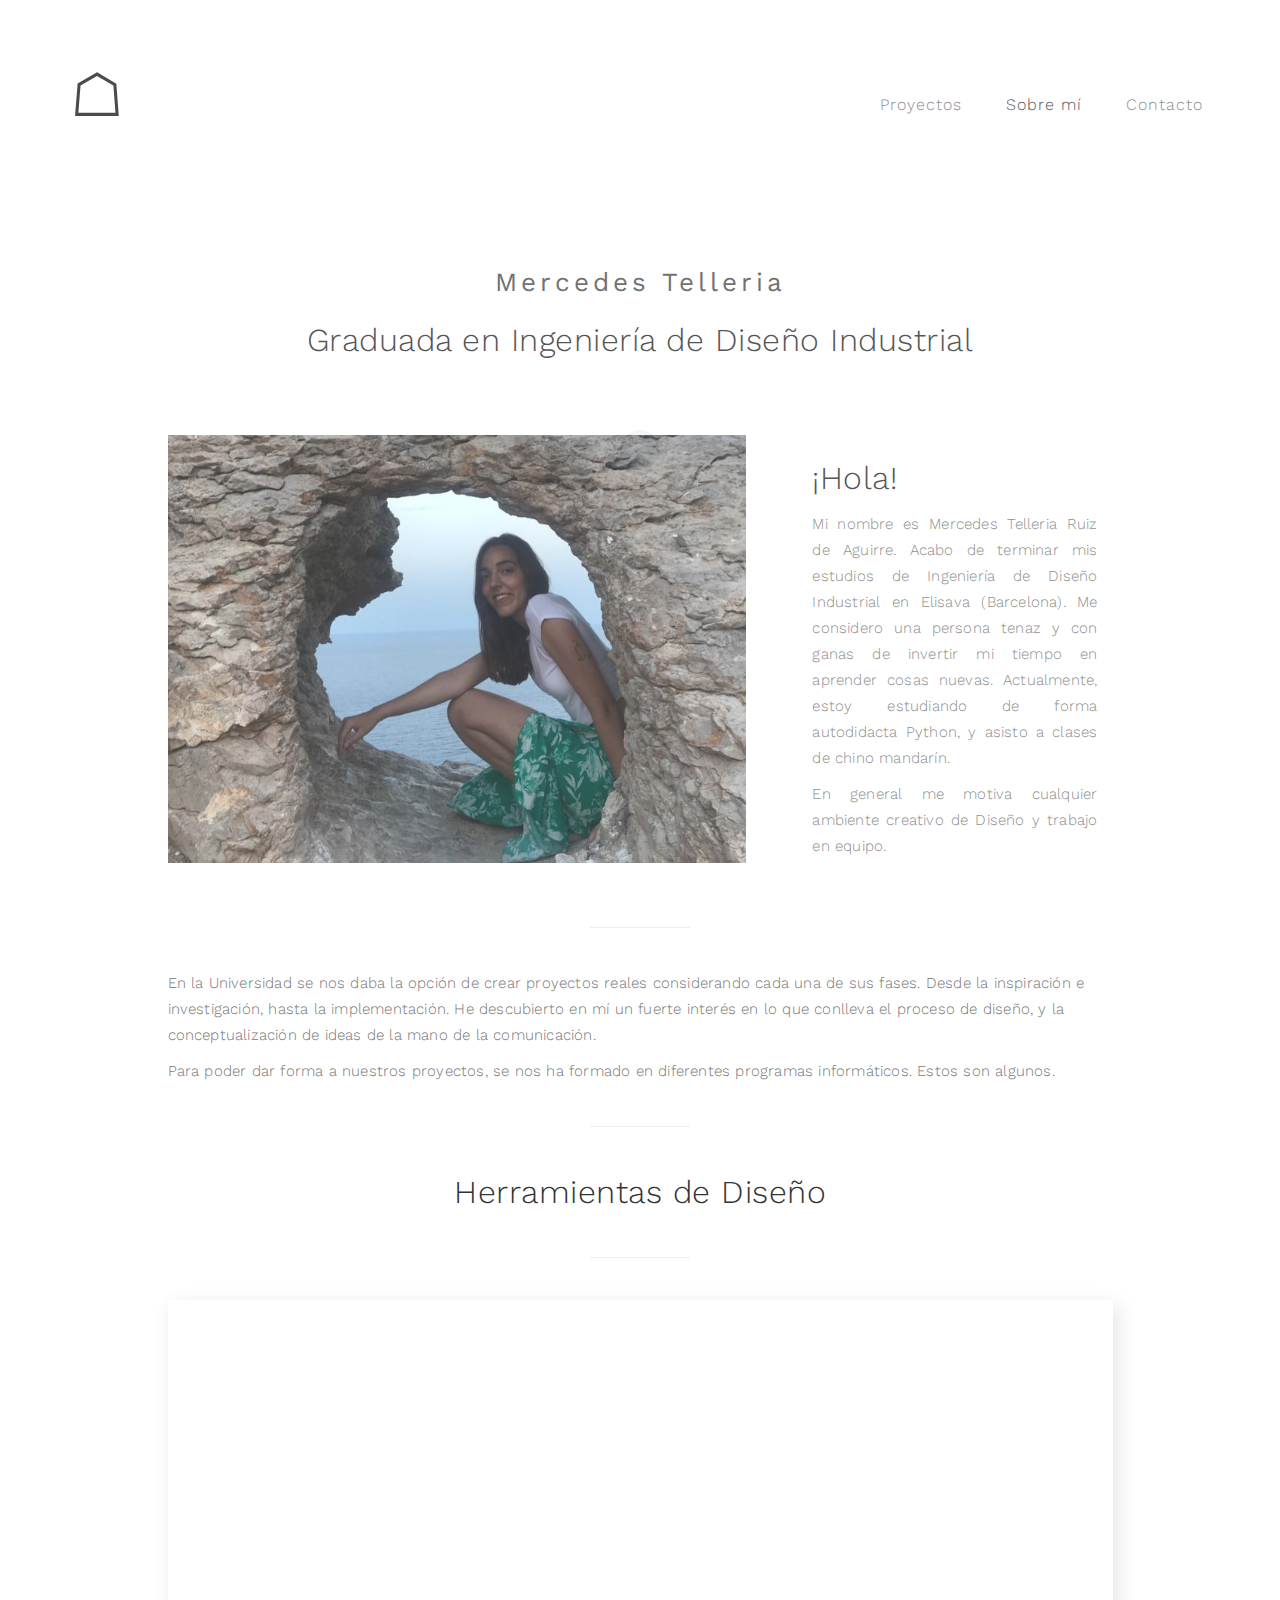
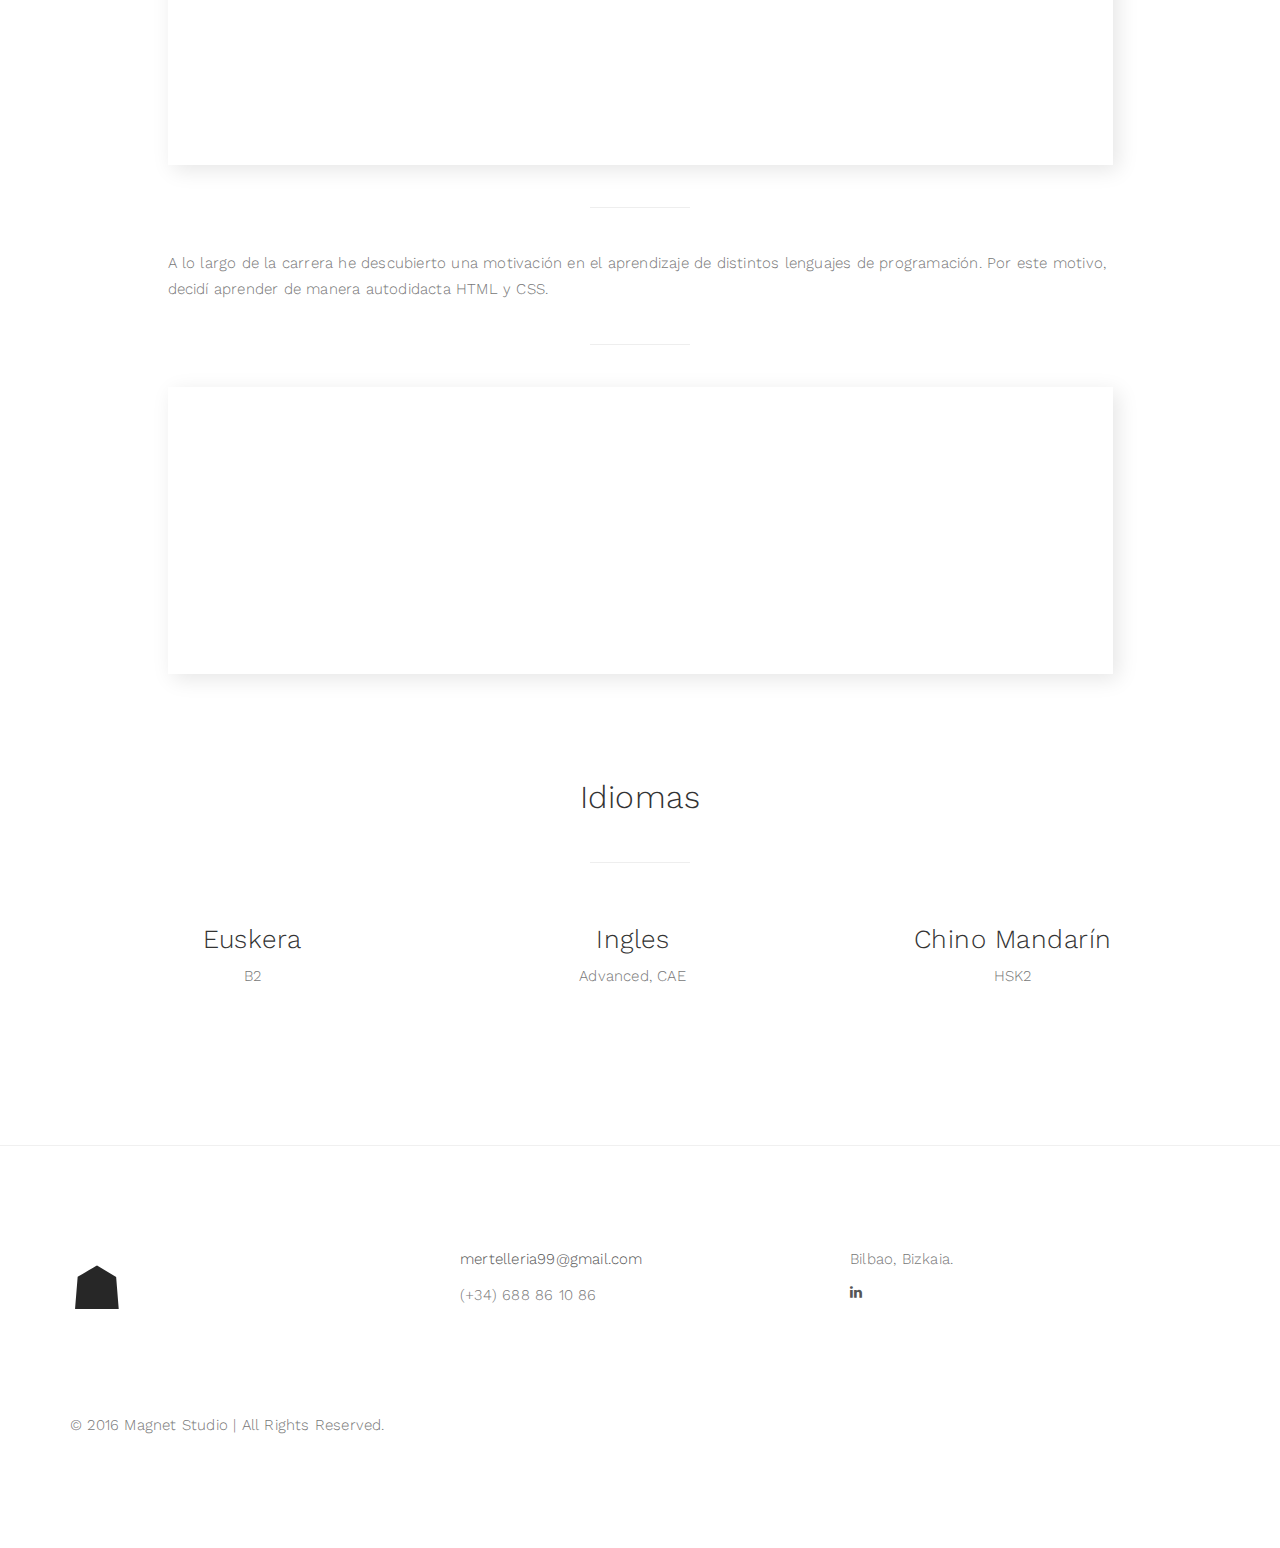
<file: about.html>
<!DOCTYPE html>
<html lang="en">
<head>

<meta charset="UTF-8">
<meta http-equiv="X-UA-Compatible" content="IE=Edge">
<meta name="description" content="">
<meta name="keywords" content="">
<meta name="author" content="">
<meta name="viewport" content="width=device-width, initial-scale=1, maximum-scale=1">

<title>Mercedes Telleria - Portfolio</title>

<link rel="stylesheet" href="css/bootstrap.min.css">
<link rel="stylesheet" href="css/font-awesome.min.css">

<!-- Main css -->
<link rel="stylesheet" href="css/style.css">
<link href="https://fonts.googleapis.com/css?family=Work+Sans:300,400,700" rel="stylesheet">

</head>
<body>

<!-- PRE LOADER -->

<div class="preloader">
     <div class="sk-spinner sk-spinner-wordpress">
          <span class="sk-inner-circle"></span>
     </div>
</div>

<!-- Navigation section  -->

<div class="navbar navbar-default navbar-static-top" role="navigation">
     <div class="container">

          <div class="navbar-header">
               <button class="navbar-toggle" data-toggle="collapse" data-target=".navbar-collapse">
                    <span class="icon icon-bar"></span>
                    <span class="icon icon-bar"></span>
                    <span class="icon icon-bar"></span>
               </button>
               <a href="index.html" class="navbar-brand"><div class="logo">☖</div></a>
          </div>
          <div class="collapse navbar-collapse">
               <ul class="nav navbar-nav navbar-right">
                    <li><a href="index.html">Proyectos</a></li>
                    <li class="active"><a href="about.html">Sobre mí</a></li>
                    <li><a href="contact.html">Contacto</a></li>
               </ul>
          </div>

  </div>
</div>



<!-- About Section -->

<section id="about">
     <div class="container">
          <div class="row">

               <div class="col-md-offset-1 col-md-10 col-sm-12">
                    <div class="section-title">
                         <h3>Mercedes Telleria</h3>
                         <h2>Graduada en Ingeniería de Diseño Industrial</h2>
                    </div>

                    <div class="col-md-8 col-sm-12">
                         <img src="images/yo-perfil.jpg" alt="About"  style="object-fit:cover; width:600px;
                         height:450px;">
                    </div>

                    <div class="col-md-4 col-sm-6">
                         <h2>¡Hola!</h2>
                         <p align="justify" >Mi nombre es Mercedes Telleria Ruiz de Aguirre. Acabo de terminar mis estudios de Ingeniería de Diseño Industrial en Elisava (Barcelona). Me considero una persona tenaz y con ganas de invertir mi tiempo en aprender cosas nuevas.  Actualmente, estoy estudiando de forma autodidacta Python, y asisto a clases de chino mandarín. 
                        </p>
                         <p align="justify" >En general me motiva cualquier ambiente creativo de Diseño y trabajo en equipo. </p>
                    </div>

                    <div class="clearfix"></div>

                     <hr>

                    <p>En la Universidad se nos daba la opción de crear proyectos reales considerando cada una de sus fases. Desde la inspiración e investigación, hasta la implementación. He descubierto en mí un fuerte interés en lo que conlleva el proceso de diseño, y la conceptualización de ideas de la mano de la comunicación.</p>
                    <p>Para poder dar forma a nuestros proyectos, se nos ha formado en diferentes programas informáticos. Estos son algunos.</p>
                    
                    <hr>

                    <h2 align="center">Herramientas de Diseño</h2>

                    <hr>

                   <div class="skill-bars">
                 <div class="bar">
                   <div class="info">
                     <span>Programas Office</span>
                   </div>
                   <div class="progress-line office">
                     <span></span>
                   </div>
                 </div>
                 <div class="bar">
                   <div class="info">
                     <span>AutoCAD</span>
                   </div>
                   <div class="progress-line autoCAD">
                     <span></span>
                   </div>
                 </div>
                 <div class="bar">
                   <div class="info">
                     <span>SolidWorks</span>
                   </div>
                   <div class="progress-line SolidWorks">
                     <span></span>
                   </div>
                 </div>
                 <div class="bar">
                   <div class="info">
                     <span>InDesign</span>
                   </div>
                   <div class="progress-line InDesign">
                     <span></span>
                   </div>
                 </div>
                 <div class="bar">
                    <div class="info">
                      <span>Illustrator</span>
                    </div>
                    <div class="progress-line Illustrator">
                      <span></span>
                    </div>
                  </div>
                  <div class="bar">
                    <div class="info">
                      <span>MathCAD</span>
                    </div>
                    <div class="progress-line MathCAD">
                      <span></span>
                    </div>
                  </div>
                  <div class="bar">
                    <div class="info">
                      <span>Creo Parametric</span>
                    </div>
                    <div class="progress-line CreoParametric">
                      <span></span>
                    </div>
                  </div>
               </div>
            
               <hr>

               <p >A lo largo de la carrera he descubierto una motivación en el aprendizaje de distintos lenguajes de programación. Por este motivo, decidí aprender de manera autodidacta HTML y CSS. </p>
               
               <hr>

            <div class="skill-bars">
            <div class="bar">
              <div class="info">
                <span>Processing (Java)</span>
              </div>
              <div class="progress-line Processing">
                <span></span>
              </div>
            </div>
            <div class="bar">
              <div class="info">
                <span>Unity (C#)</span>
              </div>
              <div class="progress-line Unity">
                <span></span>
              </div>
            </div>
            <div class="bar">
              <div class="info">
                <span>Arduino (C++)</span>
              </div>
              <div class="progress-line Arduino">
                <span></span>
              </div>
            </div>
            <div class="bar">
              <div class="info">
                <span>HTML y CSS</span>
              </div>
              <div class="progress-line HTMLCSS">
                <span></span>
              </div>
            </div>
            </div>
          </div>

     </div>    

     <section id="single-project">
      <h2 align="center">Idiomas</h2>
      <hr>
      <div class="container"></div>
      
  
        <div class="clearfix"></div>  
         
       <div class="col-md-4 col-sm-4">
        <h3>Euskera</h3>
        <p>B2</p>
      </div>
  
      <div class="col-md-4 col-sm-4">
        <h3>Ingles</h3>
        <p>Advanced, CAE</p>
       </div>
  
       <div class="col-md-4 col-sm-4">
        <h3>Chino Mandarín</h3>
        <p>HSK2</p>
       </div>
     </section>
     
  </div>
     
</section>

<!-- Footer Section -->


<footer>
     <div class="container">
          <div class="row">

               <div class="col-md-3 col-sm-3">
                <div class="logo">☗</div>
               </div>

               <div class="col-md-offset-1 col-md-4 col-sm-offset-1 col-sm-4">
                    <p><a href="mailto:mertelleria99@gmail.com">mertelleria99@gmail.com</a></p>
                    <p>(+34) 688 86 10 86</p>
               </div>
               
               <div class="col-md-4 col-sm-6">
                    <p>Bilbao, Bizkaia.</p>
                    <a href="https://www.linkedin.com/in/mercedestelleria/" target="_blank" class="fa fa-linkedin"></a>
               </div>

               <div class="clearfix col-md-12 col-sm-12">
                    <hr>
               </div>

               <div class="col-md-6 col-sm-6">
                    <div class="footer-copyright">
                         <p>© 2016 Magnet Studio | All Rights Reserved.</p>
                    </div>
               </div>
               
          </div>
     </div>
</footer>

<!-- SCRIPTS -->

<script src="js/jquery.js"></script>
<script src="js/bootstrap.min.js"></script>
<script src="js/custom.js"></script>

</body>
</html>
</file>
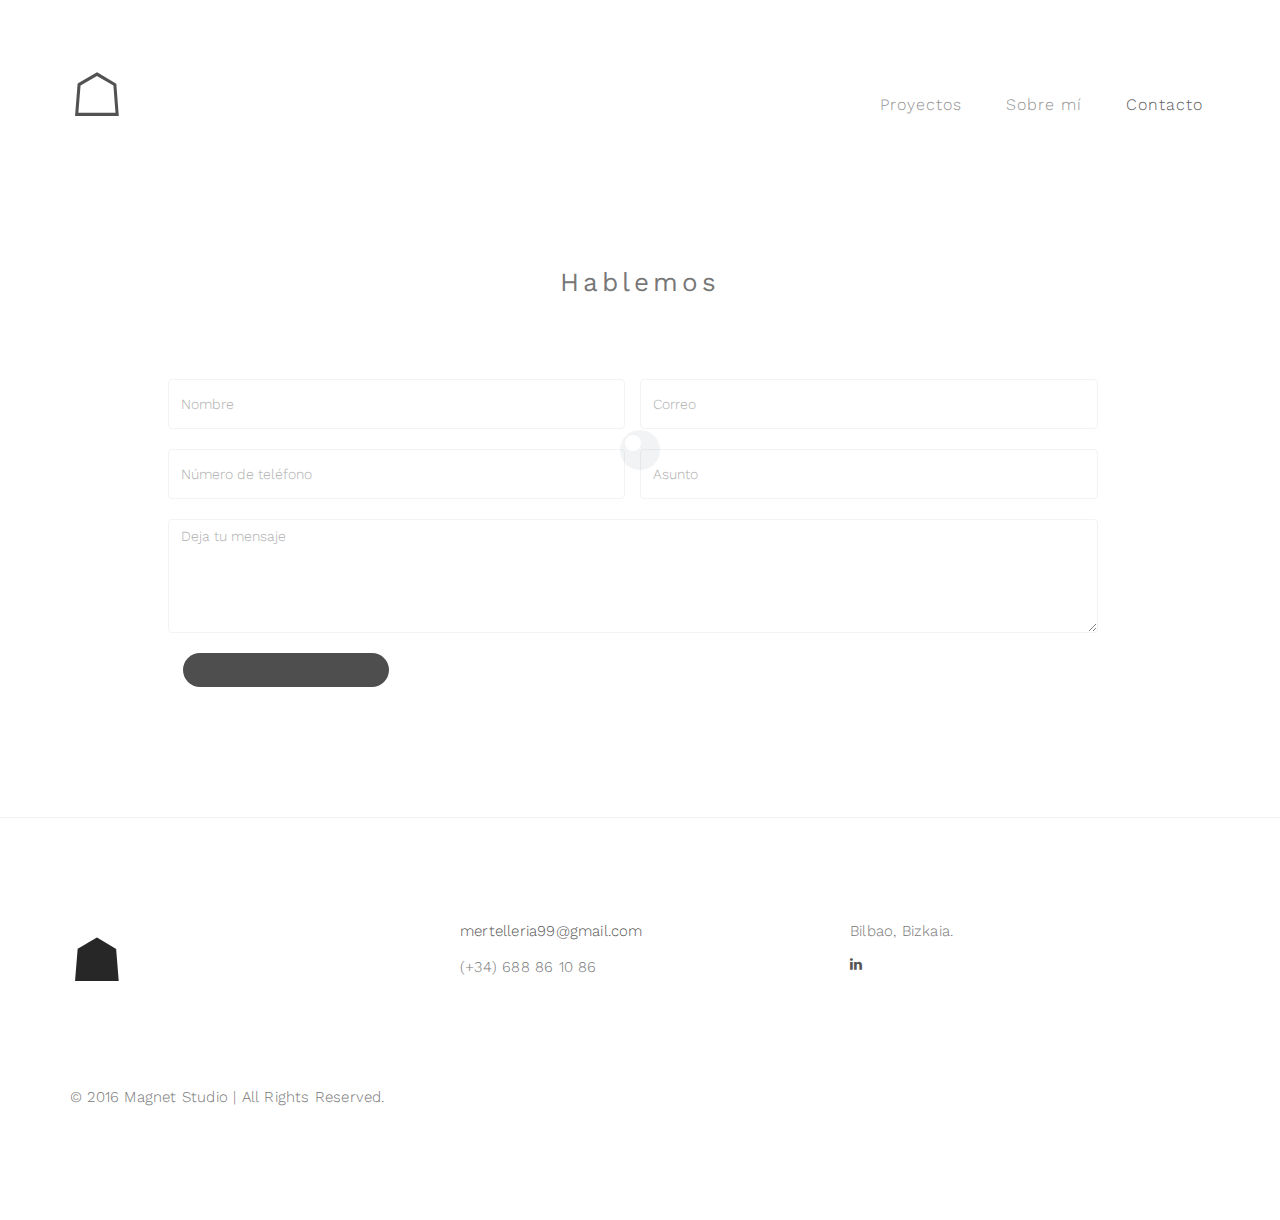
<file: contact.html>
<!DOCTYPE html>
<html lang="en">
<head>

<meta charset="UTF-8">
<meta http-equiv="X-UA-Compatible" content="IE=Edge">
<meta name="description" content="">
<meta name="keywords" content="">
<meta name="author" content="">
<meta name="viewport" content="width=device-width, initial-scale=1, maximum-scale=1">

<title>Mercedes Telleria - Portfolio</title>

<link rel="stylesheet" href="css/bootstrap.min.css">
<link rel="stylesheet" href="css/font-awesome.min.css">

<!-- Main css -->
<link rel="stylesheet" href="css/style.css">
<link href="https://fonts.googleapis.com/css?family=Work+Sans:300,400,700" rel="stylesheet">

</head>

<body>

<!-- PRE LOADER -->

<div class="preloader">
     <div class="sk-spinner sk-spinner-wordpress">
          <span class="sk-inner-circle"></span>
     </div>
</div>

<!-- Navigation section  -->

<div class="navbar navbar-default navbar-static-top" role="navigation">
     <div class="container">

          <div class="navbar-header">
               <button class="navbar-toggle" data-toggle="collapse" data-target=".navbar-collapse">
                    <span class="icon icon-bar"></span>
                    <span class="icon icon-bar"></span>
                    <span class="icon icon-bar"></span>
               </button>
               <a href="index.html" class="navbar-brand"><div class="logo">☖</div></a>
          </div>
          <div class="collapse navbar-collapse">
               <ul class="nav navbar-nav navbar-right">
                    <li><a href="index.html">Proyectos</a></li>
                    <li><a href="about.html">Sobre mí</a></li>
                    <li class="active"><a href="contact.html">Contacto</a></li>
               </ul>
          </div>

  </div>
</div>


<!-- Contact Section -->

<section id="contact">

          <div class="container">
          <div class="row">

               <div class="col-md-offset-1 col-md-10 col-sm-12">
                    <div class="section-title">
                         <h3>Hablemos</h3>
                    </div>

                    <form  action="https://formsubmit.co/mertelleria99@gmail.com" method="POST">
                        
                         <div class="col-md-6 col-sm-6">
                              <input type="text" class="form-control" name="name" placeholder="Nombre" required>
                         </div>

                         <div class="col-md-6 col-sm-6">
                              <input type="email" class="form-control" name="email" placeholder="Correo" required>
                         </div>

                         <div class="col-md-6 col-sm-6">
                              <input type="telephone" class="form-control" placeholder="Número de teléfono">
                         </div>

                         <div class="col-md-6 col-sm-6">
                              <input type="text" class="form-control" placeholder="Asunto" required>
                         </div>

                         <div class="col-md-12 col-sm-12"> 
                              <textarea class="form-control" rows="5" placeholder="Deja tu mensaje" required></textarea>
                         </div>

                         <div class="col-md-3 col-sm-4">
                              <button type="submit" class="form-control" value="Enviar">
                         </div>
                         
                    </form>
               </div>

          </div>
     </div>
</section>

<!-- Footer Section -->

<footer>
     <div class="container">
          <div class="row">

               <div class="col-md-3 col-sm-3">
                    <div class="logo">☗</div>
               </div>

               <div class="col-md-offset-1 col-md-4 col-sm-offset-1 col-sm-4">
                    <p><a href="mailto:mertelleria99@gmail.com">mertelleria99@gmail.com</a></p>
                    <p>(+34) 688 86 10 86</p>
               </div>
               
               <div class="col-md-4 col-sm-6">
                    <p>Bilbao, Bizkaia.</p>
                    <a href="https://www.linkedin.com/in/mercedestelleria/" target="_blank" class="fa fa-linkedin"></a>
               </div>

               <div class="clearfix col-md-12 col-sm-12">
                    <hr>
               </div>

               <div class="col-md-6 col-sm-6">
                    <div class="footer-copyright">
                         <p>© 2016 Magnet Studio | All Rights Reserved.</p>
                    </div>
               </div>
               
          </div>
     </div>
</footer>


<!-- SCRIPTS -->

<script src="js/jquery.js"></script>
<script src="js/bootstrap.min.js"></script>
<script src="js/custom.js"></script>

</body>
</html>
</file>
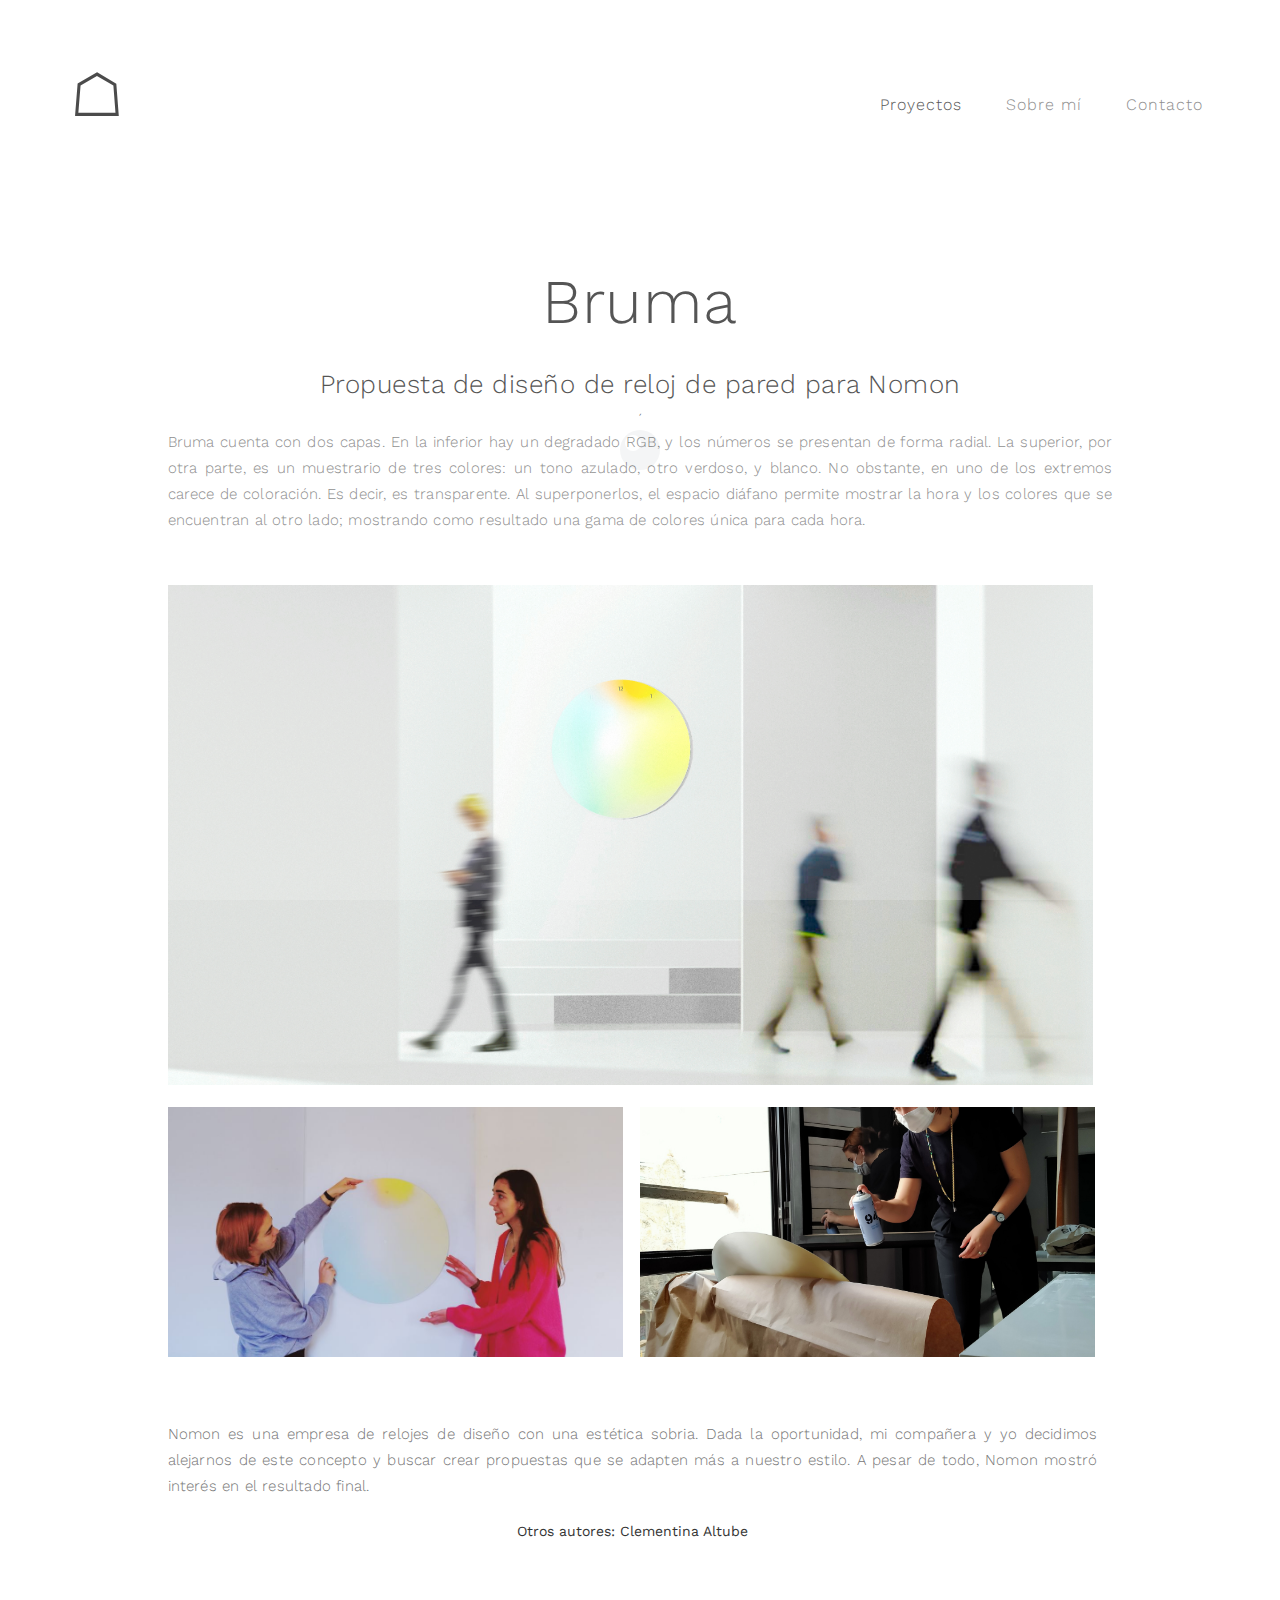
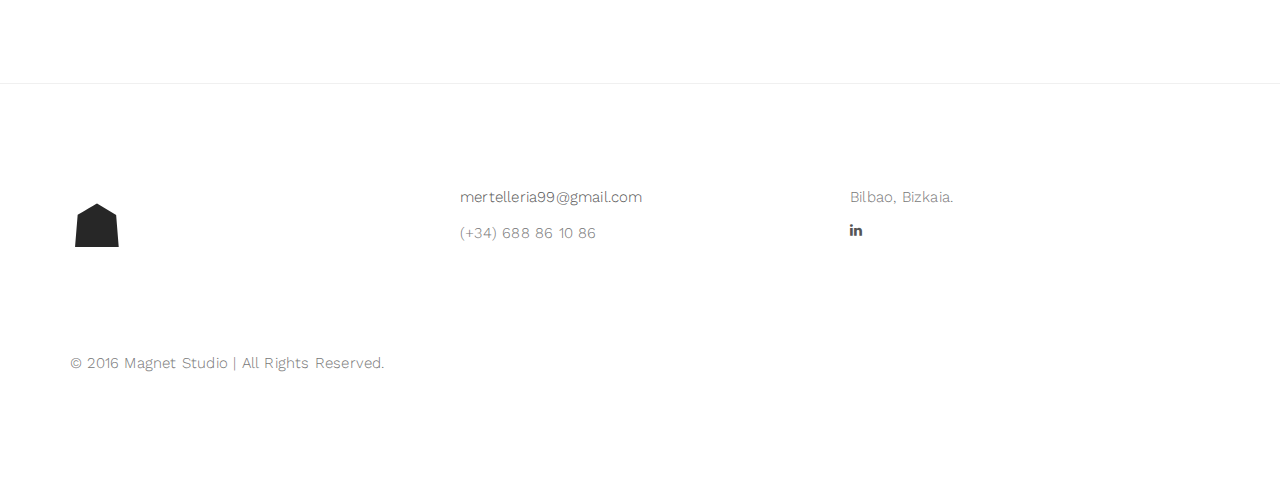
<file: Proyectos_Bruma.html>
<!DOCTYPE html>
<html lang="en">
<head>

<meta charset="UTF-8">
<meta http-equiv="X-UA-Compatible" content="IE=Edge">
<meta name="description" content="">
<meta name="keywords" content="">
<meta name="author" content="">
<meta name="viewport" content="width=device-width, initial-scale=1, maximum-scale=1">

<title>Mercedes Telleria - Portfolio</title>

<link rel="stylesheet" href="css/bootstrap.min.css">
<link rel="stylesheet" href="css/font-awesome.min.css">

<!-- Main css -->
<link rel="stylesheet" href="css/style.css">
<link href="https://fonts.googleapis.com/css?family=Work+Sans:300,400,700" rel="stylesheet">

</head>
<body>

<!-- PRE LOADER -->

<div class="preloader">
     <div class="sk-spinner sk-spinner-wordpress">
          <span class="sk-inner-circle"></span>
     </div>
</div>

<!-- Navigation section  -->

<div class="navbar navbar-default navbar-static-top" role="navigation">
     <div class="container">

          <div class="navbar-header">
               <button class="navbar-toggle" data-toggle="collapse" data-target=".navbar-collapse">
                    <span class="icon icon-bar"></span>
                    <span class="icon icon-bar"></span>
                    <span class="icon icon-bar"></span>
               </button>
               <a href="index.html" class="navbar-brand"><div class="logo">☖</div></a>
          </div>
          <div class="collapse navbar-collapse">
               <ul class="nav navbar-nav navbar-right">
                    <li class="active"><a href="index.html">Proyectos</a></li>
                    <li><a href="about.html">Sobre mí</a></li>
                    <li><a href="contact.html">Contacto</a></li>
               </ul>
          </div>

  </div>
</div>


<!-- Single Project Section -->

<section id="single-project">
     <div class="container">
          <div class="row">

               <div class="col-md-offset-1 col-md-10 col-sm-12">
                    <h1>Bruma</h1>
                    <h3>Propuesta de diseño de reloj de pared para Nomon</h3>
´        
                    <p align="justify">Bruma cuenta con dos capas. En la inferior hay un degradado RGB, y los números se presentan de forma radial. La superior, por otra parte, es un muestrario de tres colores: un tono azulado, otro verdoso, y blanco. No obstante, en uno de los extremos carece de coloración. Es decir, es transparente. Al superponerlos, el espacio diáfano permite mostrar la hora y los colores que se encuentran al otro lado; mostrando como resultado una gama de colores única para cada hora. </p>
                         

                    <div class="col-md-12 col-sm-12">
                         <img src="images/bruma1.jpg" class="img-responsive" alt="Portfolio" style="object-fit:cover;width:925px;
                         height:500px;">
                    </div>

                    <div class="col-md-6 col-sm-6">
                         <img src="images/Bruma2.jpg" class="img-responsive" alt="Portfolio" style="object-fit:cover; width:455px;
                         height:250px;">
                    </div>

                    <div class="col-md-6 col-sm-6">
                         <img src="images/Bruma3.jpg" class="img-responsive" alt="Portfolio" style="object-fit:cover; width:455px;
                         height:250px;">
                    </div>

                    <div class="col-md-12 col-sm-12 text-center">
                         <p align="justify">Nomon es una empresa de relojes de diseño con una estética sobria. Dada la oportunidad, mi compañera y yo decidimos alejarnos de este concepto y buscar crear propuestas que se adapten más a nuestro estilo. A pesar de todo, Nomon mostró interés en el resultado final.
                         </p>
                         <strong>Otros autores: Clementina Altube</strong>
                    </div>
               </div>

          </div>
     </div>
</section>

<!-- Footer Section -->

<footer>
     <div class="container">
          <div class="row">

               <div class="col-md-3 col-sm-3">
                    <div class="logo">☗</div>
               </div>

               <div class="col-md-offset-1 col-md-4 col-sm-offset-1 col-sm-4">
                    <p><a href="mailto:mertelleria99@gmail.com">mertelleria99@gmail.com</a></p>
                    <p>(+34) 688 86 10 86</p>
               </div>
               
               <div class="col-md-4 col-sm-6">
                    <p>Bilbao, Bizkaia.</p>
                    <a href="https://www.linkedin.com/in/mercedestelleria/" target="_blank" class="fa fa-linkedin"></a>
               </div>

               <div class="clearfix col-md-12 col-sm-12">
                    <hr>
               </div>

               <div class="col-md-6 col-sm-6">
                    <div class="footer-copyright">
                         <p>© 2016 Magnet Studio | All Rights Reserved.</p>
                    </div>
               </div>
               
          </div>
     </div>
</footer>

<!-- SCRIPTS -->

<script src="js/jquery.js"></script>
<script src="js/bootstrap.min.js"></script>
<script src="js/custom.js"></script>

</body>
</html>
</file>
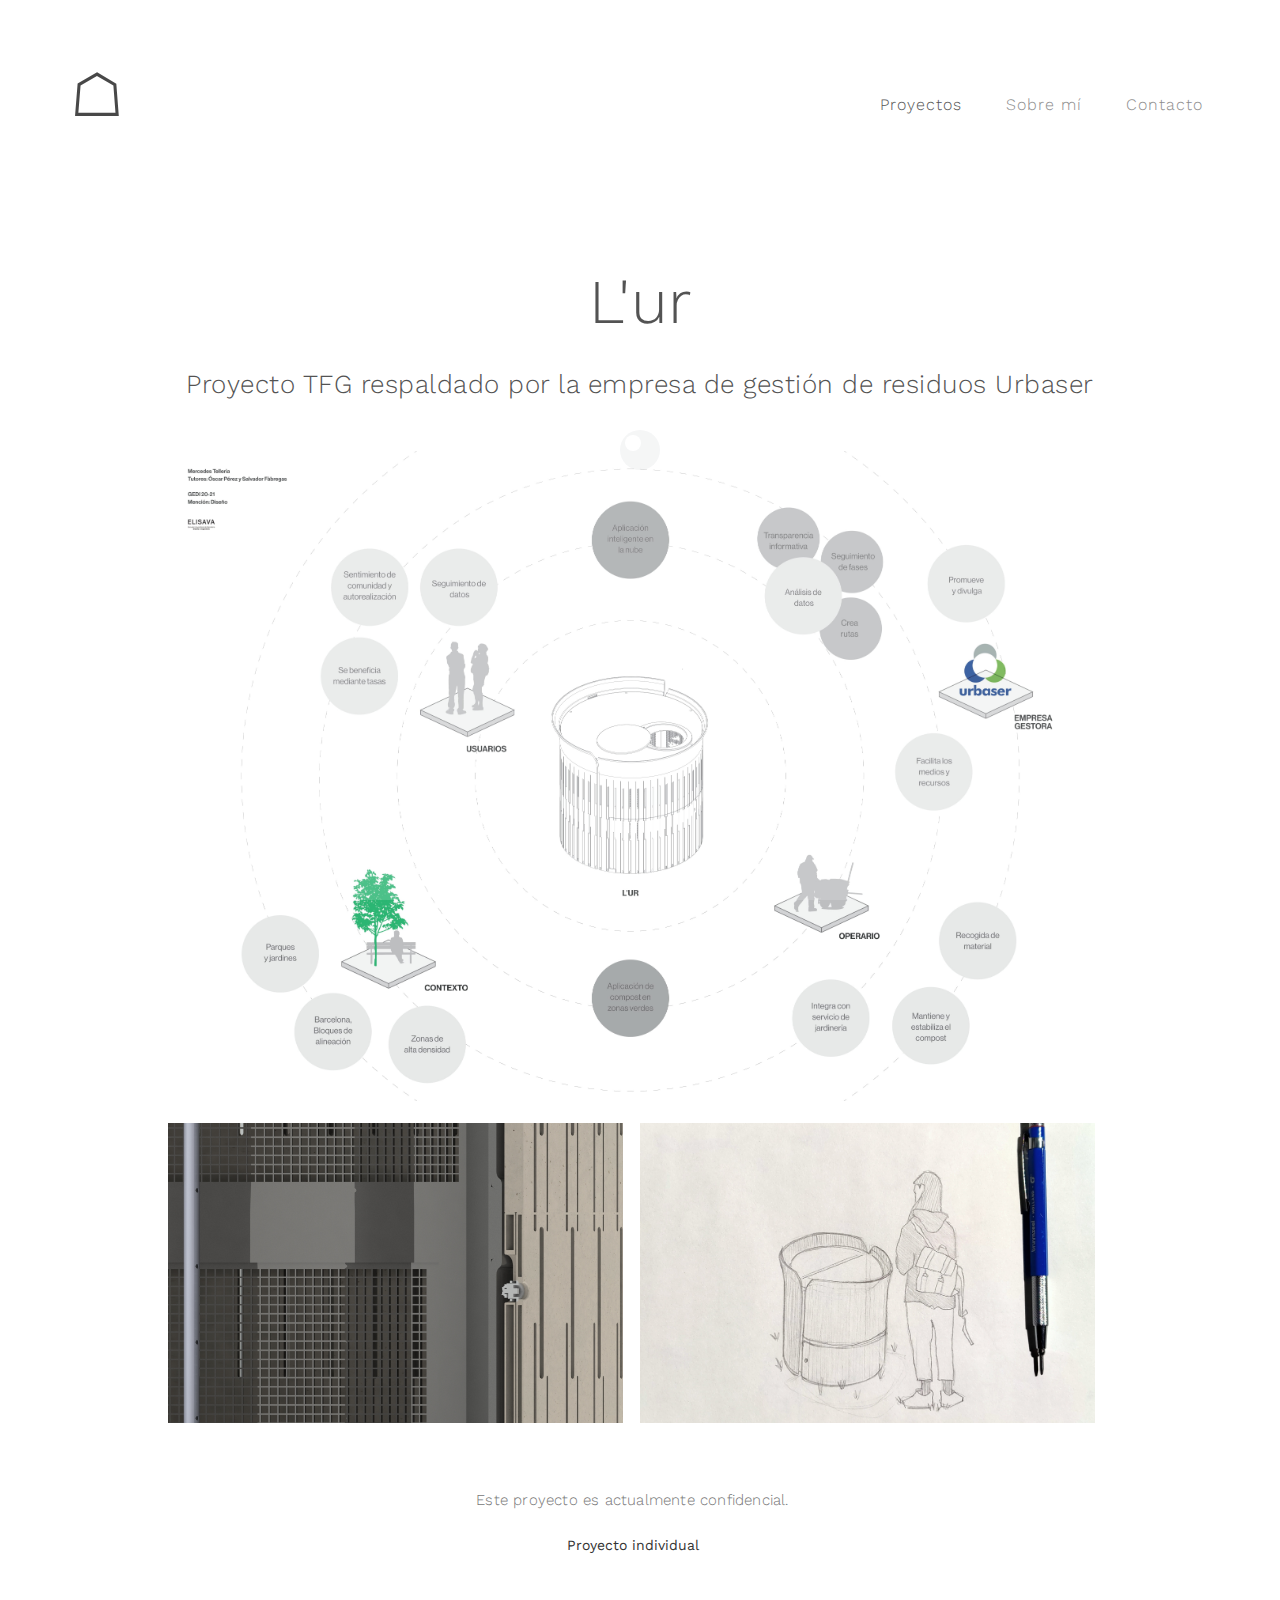
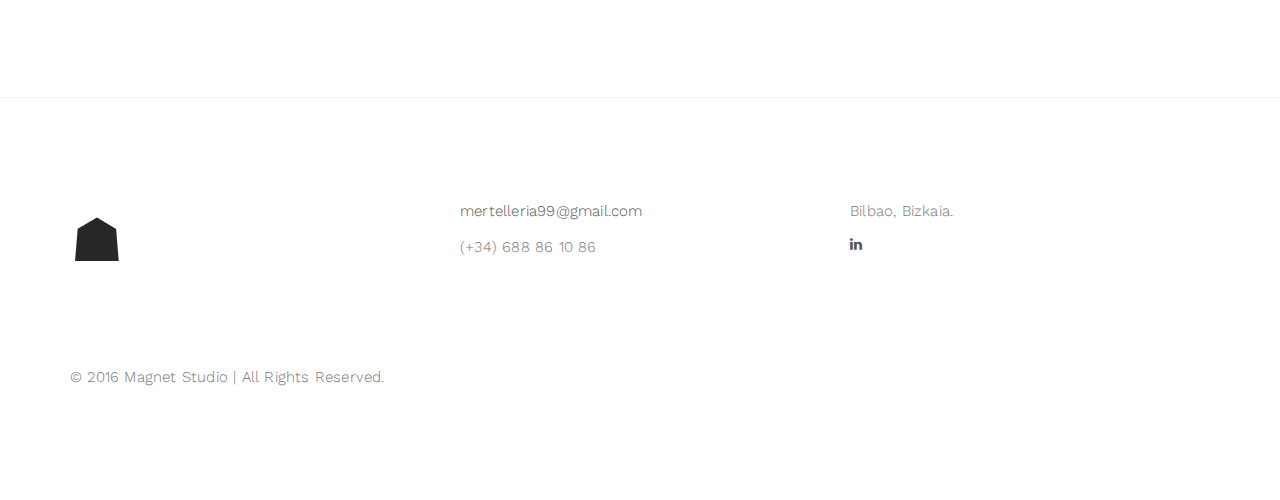
<file: Proyectos_L'ur.html>
<!DOCTYPE html>
<html lang="en">
<head>

<meta charset="UTF-8">
<meta http-equiv="X-UA-Compatible" content="IE=Edge">
<meta name="description" content="">
<meta name="keywords" content="">
<meta name="author" content="">
<meta name="viewport" content="width=device-width, initial-scale=1, maximum-scale=1">

<title>Mercedes Telleria - Portfolio</title>

<link rel="stylesheet" href="css/bootstrap.min.css">
<link rel="stylesheet" href="css/font-awesome.min.css">

<!-- Main css -->
<link rel="stylesheet" href="css/style.css">
<link href="https://fonts.googleapis.com/css?family=Work+Sans:300,400,700" rel="stylesheet">

</head>
<body>

<!-- PRE LOADER -->

<div class="preloader">
     <div class="sk-spinner sk-spinner-wordpress">
          <span class="sk-inner-circle"></span>
     </div>
</div>

<!-- Navigation section  -->

<div class="navbar navbar-default navbar-static-top" role="navigation">
     <div class="container">

          <div class="navbar-header">
               <button class="navbar-toggle" data-toggle="collapse" data-target=".navbar-collapse">
                    <span class="icon icon-bar"></span>
                    <span class="icon icon-bar"></span>
                    <span class="icon icon-bar"></span>
               </button>
               <a href="index.html" class="navbar-brand"><div class="logo">☖</div></a>
          </div>
          <div class="collapse navbar-collapse">
               <ul class="nav navbar-nav navbar-right">
                    <li class="active"><a href="index.html">Proyectos</a></li>
                    <li><a href="about.html">Sobre mí</a></li>
                    <li><a href="contact.html">Contacto</a></li>
               </ul>
          </div>

  </div>
</div>


<!-- Single Project Section -->

<section id="single-project">
     <div class="container">
          <div class="row">

               <div class="col-md-offset-1 col-md-10 col-sm-12">
                    <h1>L'ur</h1>
                    
                    <h3>Proyecto TFG respaldado por la empresa de gestión de residuos Urbaser</h3>
                    

                    <div class="col-md-12 col-sm-12">
                         <img src="images/l'ur_a2.jpg" class="img-responsive" alt="Portfolio" style="object-fit:cover;width:925px;
                         height:650px;">
                    </div>

                    <div class="col-md-6 col-sm-6">
                         <img src="images/L'ur_E.jpg" class="img-responsive" alt="Portfolio" style="object-fit:cover; width:455px;
                         height:300px;">
                    </div>

                    <div class="col-md-6 col-sm-6">
                         <img src="images/L'ur_Dib.jpg" class="img-responsive" alt="Portfolio" style="object-fit:cover; width:455px;
                         height:300px;">
                    </div>

                    <div class="clearfix"></div>


                    <div class="col-md-12 col-sm-12 text-center">
                         <p>Este proyecto es actualmente confidencial.</p>
                         <strong>Proyecto individual</strong>
                    </div>
               </div>

          </div>
     </div>
</section>

<!-- Footer Section -->

<footer>
     <div class="container">
          <div class="row">

               <div class="col-md-3 col-sm-3">
                    <div class="logo">☗</div>
               </div>

               <div class="col-md-offset-1 col-md-4 col-sm-offset-1 col-sm-4">
                    <p><a href="mailto:mertelleria99@gmail.com">mertelleria99@gmail.com</a></p>
                    <p>(+34) 688 86 10 86</p>
               </div>
               
               <div class="col-md-4 col-sm-6">
                    <p>Bilbao, Bizkaia.</p>
                    <a href="https://www.linkedin.com/in/mercedestelleria/" target="_blank" class="fa fa-linkedin"></a>
               </div>

               <div class="clearfix col-md-12 col-sm-12">
                    <hr>
               </div>

               <div class="col-md-6 col-sm-6">
                    <div class="footer-copyright">
                         <p>© 2016 Magnet Studio | All Rights Reserved.</p>
                    </div>
               </div>
               
          </div>
     </div>
</footer>

<!-- SCRIPTS -->

<script src="js/jquery.js"></script>
<script src="js/bootstrap.min.js"></script>
<script src="js/custom.js"></script>

</body>
</html>
</file>
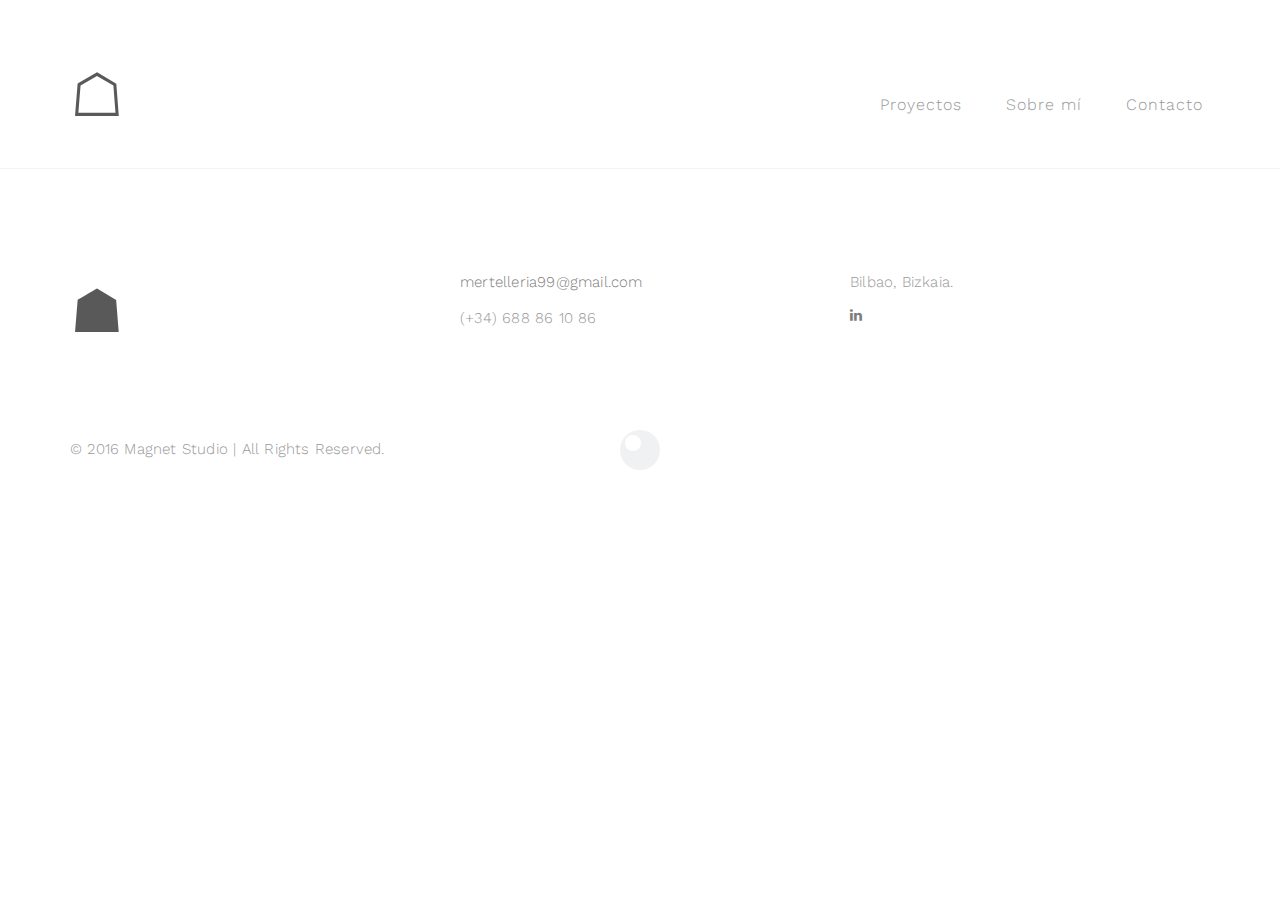
<file: single-post.html>
<!DOCTYPE html>
<html lang="en">
<head>

<meta charset="UTF-8">
<meta http-equiv="X-UA-Compatible" content="IE=Edge">
<meta name="description" content="">
<meta name="keywords" content="">
<meta name="author" content="">
<meta name="viewport" content="width=device-width, initial-scale=1, maximum-scale=1">

<title>Mercedes Telleria - Portfolio</title>

<link rel="stylesheet" href="css/bootstrap.min.css">
<link rel="stylesheet" href="css/font-awesome.min.css">

<!-- Main css -->
<link rel="stylesheet" href="css/style.css">
<link href="https://fonts.googleapis.com/css?family=Work+Sans:300,400,700" rel="stylesheet">

</head>
<body>

<!-- PRE LOADER -->

<div class="preloader">
     <div class="sk-spinner sk-spinner-wordpress">
          <span class="sk-inner-circle"></span>
     </div>
</div>

<!-- Navigation section  -->

<div class="navbar navbar-default navbar-static-top" role="navigation">
     <div class="container">

          <div class="navbar-header">
               <button class="navbar-toggle" data-toggle="collapse" data-target=".navbar-collapse">
                    <span class="icon icon-bar"></span>
                    <span class="icon icon-bar"></span>
                    <span class="icon icon-bar"></span>
               </button>
               <a href="index.html" class="navbar-brand"><div class="logo">☖</div></a>
          </div>
          <div class="collapse navbar-collapse">
               <ul class="nav navbar-nav navbar-right">
                    <li><a href="index.html">Proyectos</a></li>
                    <li><a href="about.html">Sobre mí</a></li>
                    <li><a href="contact.html">Contacto</a></li>
               </ul>
          </div>

  </div>
</div>

<!-- Footer Section -->

<footer>
     <div class="container">
          <div class="row">

               <div class="col-md-3 col-sm-3">
                    <div class="logo">☗</div>
               </div>

               <div class="col-md-offset-1 col-md-4 col-sm-offset-1 col-sm-4">
                    <p><a href="mailto:mertelleria99@gmail.com">mertelleria99@gmail.com</a></p>
                    <p>(+34) 688 86 10 86</p>
               </div>
               
               <div class="col-md-4 col-sm-6">
                    <p>Bilbao, Bizkaia.</p>
                    <a href="https://www.linkedin.com/in/mercedestelleria/" target="_blank" class="fa fa-linkedin"></a>
               </div>

               <div class="clearfix col-md-12 col-sm-12">
                    <hr>
               </div>

               <div class="col-md-6 col-sm-6">
                    <div class="footer-copyright">
                         <p>© 2016 Magnet Studio | All Rights Reserved.</p>
                    </div>
               </div>
               
          </div>
     </div>
</footer>

<!-- SCRIPTS -->

<script src="js/jquery.js"></script>
<script src="js/bootstrap.min.js"></script>
<script src="js/custom.js"></script>

</body>
</html>
</file>
<file: css/style.css>
body {
		background: #ffffff;
    font-family: 'Work Sans', sans-serif;
    font-style: normal;
		font-weight: 300;
    overflow-x: hidden;
}


/*---------------------------------------
    Typorgraphy              
-----------------------------------------*/

h1,h2,h3,h4,h5,h6 {
  font-style: normal;
  font-weight: 300;
  letter-spacing: 0.5px;
}

h1 {
    font-size: 62px;
    padding-bottom: 14px;
    margin-bottom: 0px;
}

h2 {
  font-size: 32px;
  line-height: 46px;
}

h3 {
  font-size: 26px;
}

h4 {
  color: #666;
  font-size: 12px;
  font-weight: normal;
  letter-spacing: 2px;
}

p {
    color: #777;
    font-size: 15px;
    font-weight: 300;
    line-height: 26px;
    letter-spacing: 0.2px;
}

strong {
  font-weight: 400;
}

.btn-success:focus {
  background-color: #000;
  border-color: transparent;
}


/*---------------------------------------
    General               
-----------------------------------------*/

html{
  -webkit-font-smoothing: antialiased;
}

a {
  color: #4d638c;
  -webkit-transition: 0.5s;
  -o-transition: 0.5s;
  transition: 0.5s;
  text-decoration: none !important;
}
a:hover, a:active, a:focus {
  color: #4d638c;
  outline: none;
}

* {
  -webkit-box-sizing: border-box;
  -moz-box-sizing: border-box;
  box-sizing: border-box;
}

*:before,
*:after {
  -webkit-box-sizing: border-box;
  -moz-box-sizing: border-box;
  box-sizing: border-box;
}

#portfolio,
#about,
#blog,
#contact,
#single-project,
#blog-single-post {
  padding-top: 80px;
  padding-bottom: 120px;
}

.section-title {
  position: relative;
  padding-bottom: 62px;
  text-align: center;
}

.section-title h3 {
  color: #555;
  font-weight: 400;
  letter-spacing: 4px;
}


/*---------------------------------------
    Preloader section              
-----------------------------------------*/

.preloader {
  position: fixed;
  top: 0;
  left: 0;
  width: 100%;
  height: 100%;
  z-index: 99999;
  display: flex;
  flex-flow: row nowrap;
  justify-content: center;
  align-items: center;
  background: none repeat scroll 0 0 #ffffff;
}

.sk-spinner-wordpress.sk-spinner {
  background-color: #bdc3c7;
  width: 40px;
  height: 40px;
  border-radius: 40px;
  position: relative;
  -webkit-animation: sk-innerCircle 1s linear infinite;
  animation: sk-innerCircle 1s linear infinite; 
}

.sk-spinner-wordpress .sk-inner-circle {
  display: block;
  background-color: #ffffff;
  width: 16px;
  height: 16px;
  position: absolute;
  border-radius: 8px;
  top: 5px;
  left: 5px; 
}

@-webkit-keyframes sk-innerCircle {
  0% {
    -webkit-transform: rotate(0);
            transform: rotate(0); }

  100% {
    -webkit-transform: rotate(360deg);
            transform: rotate(360deg); } }

@keyframes sk-innerCircle {
  0% {
    -webkit-transform: rotate(0);
            transform: rotate(0); }

  100% {
    -webkit-transform: rotate(360deg);
            transform: rotate(360deg); } }



/*---------------------------------------
    Main Navigation             
-----------------------------------------*/

.navbar-default {
    background: #ffffff;
    padding: 18px 0;
    border: none;
    margin-top: 62px;
}

.navbar-default .navbar-collapse, .navbar-default .navbar-form {
  border-color: transparent;
}

.navbar-default .navbar-brand {
  padding-top: 6px;
}

.navbar-default .navbar-brand .logo {
  color: rgb(39, 39, 39);
  font-size: 60px;
}

.navbar-default .navbar-nav li a {
    color: #777;
    font-size: 16px;
    letter-spacing: 1px;
    -webkit-transition: all 0.4s ease-in-out;
    transition: all 0.4s ease-in-out;
    padding-right: 22px;
    padding-left: 22px;
}

.navbar-default .navbar-nav > li a:hover {
    color: #333 !important;
}

.navbar-default .navbar-nav > li > a:hover,
.navbar-default .navbar-nav > li > a:focus {
    color: #777;
    background-color: transparent;
}

.navbar-default .navbar-nav li a:hover,
 .navbar-default .navbar-nav .active > a {
    color: #333;
  }

.navbar-default .navbar-nav > .active > a,
.navbar-default .navbar-nav > .active > a:hover,
.navbar-default .navbar-nav > .active > a:focus {
    color: #333;
    background-color: transparent;
}

.navbar-default .navbar-toggle {
     border: none;
     padding-top: 10px;
  }

.navbar-default .navbar-toggle .icon-bar {
    background: #bdc3c7;
    border-color: transparent;
  }

.navbar-default .navbar-toggle:hover,
.navbar-default .navbar-toggle:focus { 
  background-color: transparent;
}



/*---------------------------------------
    Home section              
-----------------------------------------*/

#home {
    background-size: cover;
    background-position: center center;
    display: -webkit-box;
    display: -webkit-flex;
     display: -ms-flexbox;
    display: flex;
    -webkit-box-align: center;
    -webkit-align-items: center;
    -ms-flex-align: center;
     align-items: center;
    position: relative;
    text-align: center;
    padding-top: 60px;
    padding-bottom: 40px;
}

#home hr {
  width: 82px;
  margin-top: 32px;
}

/*---------------------------------------
   About section              
-----------------------------------------*/

#about .text-center {
  padding-bottom: 42px;
}

#about .col-md-8 {
  padding-left: 0px;
}

#about .col-md-8 img {
  padding-right: 22px;
  padding-bottom: 22px;
}

#about hr {
  width: 100px;
  margin-top: 42px;
  margin-bottom: 42px;
}

#about ul {
  padding-left: 22px;
}

#about ul li {
  color: #777;
  font-size: 16px;
  font-weight: 400;
  padding-top: 2px;
  padding-bottom: 2px;
}

/*---------------------------------------
   Skills section              
-----------------------------------------*/

::selection{
  color: #fff;
  background: #c9c8c7;
}
.skill-bars{
  padding: 25px 30px;
  width: 600px;
  background: #fff;
  box-shadow: 5px 5px 20px rgba(0,0,0,0.1);
  top: 0;
  left: 0;
  right: 0;
  bottom: 0;
  width: 100%;
  height: 100%;
}

.skill-bars .bar{
  margin: 20px 0;
}
.skill-bars .bar:first-child{
  margin-top: 0px;
}
.skill-bars .bar .info{
  margin-bottom: 5px;
}
.skill-bars .bar .info span{
  font-weight: 500;
  font-size: 17px;
  opacity: 0;
  animation: showText 0.5s 1s linear forwards;
}
@keyframes showText {
  100%{
    opacity: 1;
  }
}
.skill-bars .bar .progress-line{
  height: 10px;
  width: 100%;
  background: #f0f0f0;
  position: relative;
  transform: scaleX(0);
  transform-origin: left;
  box-shadow: inset 0 1px 1px rgba(0,0,0,0.05),
              0 1px rgba(255,255,255,0.8);
  animation: animate 1s cubic-bezier(1,0,0.5,1) forwards;
}
@keyframes animate {
  100%{
    transform: scaleX(1);
  }
}
.bar .progress-line span{
  height: 100%;
  position: absolute;
  transform: scaleX(0);
  transform-origin: left;
  background: #c9c8c7;
  animation: animate 1s 1s cubic-bezier(1,0,0.5,1) forwards;
}
.bar .progress-line.office span{
  width: 50%;
}
.bar .progress-line.autoCAD span{
  width: 75%;
}
.bar .progress-line.SolidWorks span{
  width: 75%;
}
.bar .progress-line.InDesign span{
  width: 50%;
}
.bar .progress-line.Illustrator span{
  width: 25%;
}
.bar .progress-line.MathCAD span{
  width: 50%;
}.bar .progress-line.CreoParametric span{
  width: 50%;
}
.bar .progress-line.Processing span{
  width: 75%;
}.bar .progress-line.Unity span{
  width: 50%;
}
.bar .progress-line.Arduino span{
  width: 25%;
}
.bar .progress-line.HTMLCSS span{
  width: 50%;
}

.progress-line span::before{
  position: absolute;
  content: "";
  top: -11px;
  right: 0;
  height: 0;
  width: 0;
  border: 6px solid transparent;
  border-bottom-width: 0px;
  border-right-width: 0px;
  border-top-color: #292929;
  opacity: 0;
  animation: showText2 0.5s 1.5s linear forwards;
}
.progress-line span::after{
  position: absolute;
  top: -28px;
  right: 0;
  font-weight: 500;
  background: #292929;
  color: #fff;
  padding: 1px 8px;
  font-size: 12px;
  border-radius: 3px;
  opacity: 0;
  animation: showText2 0.5s 1.5s linear forwards;
}
@keyframes showText2 {
  100%{
    opacity: 1;
  }
}
.progress-line.office span::after{
  content: "50%";
}
.progress-line.autoCAD span::after{
  content: "75%";
}
.progress-line.SolidWorks span::after{
  content: "75%";
}
.progress-line.InDesign span::after{
  content: "50%";
}
.progress-line.Illustrator span::after{
  content: "25%";
}
.progress-line.MathCAD span::after{
  content: "50%";
}
.progress-line.progress-line.CreoParametric span::after{
  content: "50%";
}

.progress-line.progress-line.Processing span::after{
  content: "75%";
}.progress-line.progress-line.Unity span::after{
  content: "50%";
}.progress-line.progress-line.Arduino span::after{
  content: "25%";
}.progress-line.progress-line.HTMLCSS span::after{
  content: "50%";
}

/*---------------------------------------
   Portfolio section              
-----------------------------------------*/

#portfolio small {
  color: #f0f0f0;
  font-size: 10px;
  letter-spacing: 1px;
  text-transform: uppercase;
}

#portfolio .portfolio-thumb {
  position: relative;
  padding: 0;
  margin-top: 32px;
}

#portfolio .portfolio-thumb .portfolio-overlay {
  position: absolute;
  background: #222;
  color: #ffffff;
  top: 0;
  left: 0;
  right: 0;
  bottom: 0;
  width: 100%;
  height: 100%;
  text-align: center;
  vertical-align: top;
  opacity: 0;
  transition: all 0.4s ease-in-out;
}

#portfolio .portfolio-item {
    position: absolute;
    top:50%;
    left: 50%;
    -webkit-transform:translate(-50%,-50%);
      -ms-transform:translate(-50%,-50%);
          transform:translate(-50%,-50%);
}

#portfolio .portfolio-thumb:hover .portfolio-overlay {
  opacity: 0.9;
}

#portfolio .text-center {
  padding-top: 62px;
}



/*---------------------------------------
   Single Project section              
-----------------------------------------*/

#single-project {
  text-align: center;
}

#single-project .col-md-12,
#single-project .col-md-6,
#single-project .col-md-4 {
  padding-left: 0px;
  padding-bottom: 22px;
}

#single-project .col-md-12 {
  padding-top: 42px;
}

#single-project .text-center strong {
  display: block;
  padding-top: 12px;
}

#single-project a {
  color: #555;
  font-weight: bold;
  letter-spacing: 1px;
  padding-left: 14px;
}



/*---------------------------------------
   Contact section              
-----------------------------------------*/

#contact .col-md-6,
#contact .col-md-12 {
  padding-left: 0px;
}

#contact .form-control {
  border: 1px solid #f0f0f0;
  box-shadow: none;
  margin-top: 10px;
  margin-bottom: 10px;
  transition: all 0.4s ease-in-out;
}

#contact .form-control:hover {
  border-color: #777;
}

#contact input,
#contact select {
  height: 50px;
}

#contact button[type="submit"] {
  background: #222;
  border-radius: 100px;
  border: none;
  color: #ffffff;
  font-weight: 400;
  transition: all 0.4s ease-in-out;
}


#fcf-form {
  display:block;
}


/*---------------------------------------
   Footer section              
-----------------------------------------*/

footer {
    border-top: 1px solid #f0f0f0;
    padding: 100px 0px;
    position: relative;
}

footer .col-md-3 .logo {
  color: rgb(39, 39, 39);
  font-size: 60px;
}

footer a {
  color: #555;
}

footer hr {
  border-color: #ffffff;
  margin-top: 42px;
  margin-bottom: 22px;
}

footer .footer-copyright {
  padding-top: 16px;
}


/*---------------------------------------
   Social icon             
-----------------------------------------*/

.social-icon {
    position: relative;
    padding: 0;
    margin: 0;
    text-align: center;
}

.social-icon li {
    display: inline-block;
    list-style: none;
}

.social-icon li a {
    color: #777;
    cursor: pointer;
    font-size: 16px;
    text-decoration: none;
    transition: all 0.4s ease-in-out;
    text-align: center;
    vertical-align: middle;
    position: relative;
    margin: 22px 12px 10px 12px;
}

.social-icon li a:hover {
    color: #000;
    transform: scale(1.1);
}

/*---------------------------------------
   Mobile Responsive         
-----------------------------------------*/


@media (max-width: 767px) {

  h1 {
    font-size: 38px;
  }

  h2 {
    font-size: 32px;
    line-height: 48px;
  }

  h3 {
    font-size: 22px;
  }

  .section-title h2 {
    font-size: 22px;
    line-height: 35px;
  }

  .navbar-default {
    margin-top: 0px;
    text-align: center;
  }

  #about .col-md-8 img {
    padding-right: 0px;
  }

  #blog-single-post .blog-post-title h2 {
    font-size: 29px;
    line-height: 40px;
  }

  footer {
    text-align: center;
  }

  footer .col-md-4 {
    padding-top: 42px;
  }

}
</file>
